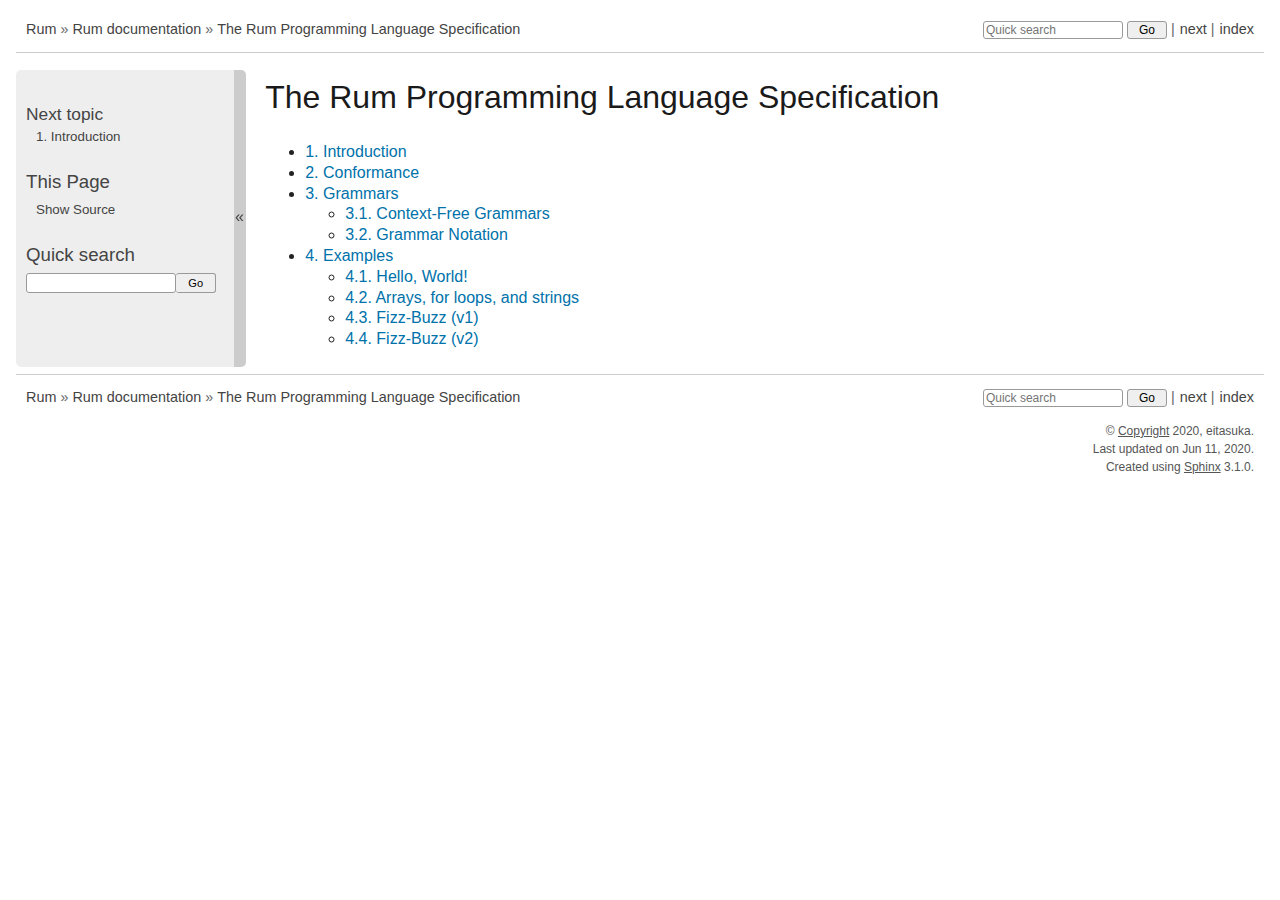
<file: index.html>
<!DOCTYPE html>

<html>
  <head>
    <meta charset="utf-8" />
    <meta name="viewport" content="width=device-width, initial-scale=1.0">
    <title>The Rum Programming Language Specification &#8212; Rum  documentation</title>
    <link rel="stylesheet" href="_static/rumdoctheme.css" type="text/css" />
    <link rel="stylesheet" href="_static/pygments.css" type="text/css" />
    
    <script id="documentation_options" data-url_root="./" src="_static/documentation_options.js"></script>
    <script src="_static/jquery.js"></script>
    <script src="_static/underscore.js"></script>
    <script src="_static/doctools.js"></script>
    <script src="_static/language_data.js"></script>
    
    <script src="_static/sidebar.js"></script>
    
    <link rel="index" title="Index" href="genindex.html" />
    <link rel="search" title="Search" href="search.html" />
    <link rel="copyright" title="Copyright" href="copyright.html" />
    <link rel="next" title="1. Introduction" href="introduction.html" />
    
    
    <script type="text/javascript" src="_static/copybutton.js"></script>
    
     

  </head><body>  
    <div class="related" role="navigation" aria-label="related navigation">
      <h3>Navigation</h3>
      <ul>
        <li class="right" style="margin-right: 10px">
          <a href="genindex.html" title="General Index"
             accesskey="I">index</a></li>
        <li class="right" >
          <a href="introduction.html" title="1. Introduction"
             accesskey="N">next</a> |</li>
    
    <li><a href="https://rum-lang.github.io/">Rum</a> &#187;</li>
    
    <a href="#">Rum  documentation</a> &#187;
    

        <li class="nav-item nav-item-this"><a href="">The Rum Programming Language Specification</a></li>
    <li class="right">
        

    <div class="inline-search" style="display: none" role="search">
        <form class="inline-search" action="search.html" method="get">
          <input placeholder="Quick search" type="text" name="q" />
          <input type="submit" value="Go" />
          <input type="hidden" name="check_keywords" value="yes" />
          <input type="hidden" name="area" value="default" />
        </form>
    </div>
    <script type="text/javascript">$('.inline-search').show(0);</script>
         |
    </li>

      </ul>
    </div>    

    <div class="document">
      <div class="documentwrapper">
        <div class="bodywrapper">
          <div class="body" role="main">
            
  <div class="section" id="the-rum-programming-language-specification">
<h1>The Rum Programming Language Specification<a class="headerlink" href="#the-rum-programming-language-specification" title="Permalink to this headline">¶</a></h1>
<div class="toctree-wrapper compound">
<ul>
<li class="toctree-l1"><a class="reference internal" href="introduction.html">1. Introduction</a></li>
<li class="toctree-l1"><a class="reference internal" href="introduction.html#conformance">2. Conformance</a></li>
<li class="toctree-l1"><a class="reference internal" href="introduction.html#grammars">3. Grammars</a><ul>
<li class="toctree-l2"><a class="reference internal" href="introduction.html#context-free-grammars">3.1. Context-Free Grammars</a></li>
<li class="toctree-l2"><a class="reference internal" href="introduction.html#grammar-notation">3.2. Grammar Notation</a></li>
</ul>
</li>
<li class="toctree-l1"><a class="reference internal" href="examples.html">4. Examples</a><ul>
<li class="toctree-l2"><a class="reference internal" href="examples.html#hello-world">4.1. Hello, World!</a></li>
<li class="toctree-l2"><a class="reference internal" href="examples.html#arrays-for-loops-and-strings">4.2. Arrays, for loops, and strings</a></li>
<li class="toctree-l2"><a class="reference internal" href="examples.html#fizz-buzz-v1">4.3. Fizz-Buzz (v1)</a></li>
<li class="toctree-l2"><a class="reference internal" href="examples.html#fizz-buzz-v2">4.4. Fizz-Buzz (v2)</a></li>
</ul>
</li>
</ul>
</div>
</div>


            <div class="clearer"></div>
          </div>
        </div>
      </div>
      <div class="sphinxsidebar" role="navigation" aria-label="main navigation">
        <div class="sphinxsidebarwrapper">
  <h4>Next topic</h4>
  <p class="topless"><a href="introduction.html"
                        title="next chapter"><span class="section-number">1. </span>Introduction</a></p>
  <div role="note" aria-label="source link">
    <h3>This Page</h3>
    <ul class="this-page-menu">
      <li><a href="_sources/index.rst.txt"
            rel="nofollow">Show Source</a></li>
    </ul>
   </div>
<div id="searchbox" style="display: none" role="search">
  <h3 id="searchlabel">Quick search</h3>
    <div class="searchformwrapper">
    <form class="search" action="search.html" method="get">
      <input type="text" name="q" aria-labelledby="searchlabel" />
      <input type="submit" value="Go" />
    </form>
    </div>
</div>
<script>$('#searchbox').show(0);</script>
        </div>
      </div>
      <div class="clearer"></div>
    </div>  
    <div class="related" role="navigation" aria-label="related navigation">
      <h3>Navigation</h3>
      <ul>
        <li class="right" style="margin-right: 10px">
          <a href="genindex.html" title="General Index"
             >index</a></li>
        <li class="right" >
          <a href="introduction.html" title="1. Introduction"
             >next</a> |</li>
    
    <li><a href="https://rum-lang.github.io/">Rum</a> &#187;</li>
    
    <a href="#">Rum  documentation</a> &#187;
    

        <li class="nav-item nav-item-this"><a href="">The Rum Programming Language Specification</a></li>
    <li class="right">
        

    <div class="inline-search" style="display: none" role="search">
        <form class="inline-search" action="search.html" method="get">
          <input placeholder="Quick search" type="text" name="q" />
          <input type="submit" value="Go" />
          <input type="hidden" name="check_keywords" value="yes" />
          <input type="hidden" name="area" value="default" />
        </form>
    </div>
    <script type="text/javascript">$('.inline-search').show(0);</script>
         |
    </li>

      </ul>
    </div>  
    <div class="footer">
    &copy; <a href="copyright.html">Copyright</a> 2020, eitasuka.
    <br />

    Last updated on Jun 11, 2020.
    
    <br />

    Created using <a href="https://www.sphinx-doc.org/">Sphinx</a> 3.1.0.
    </div>

  </body>
</html>
</file>
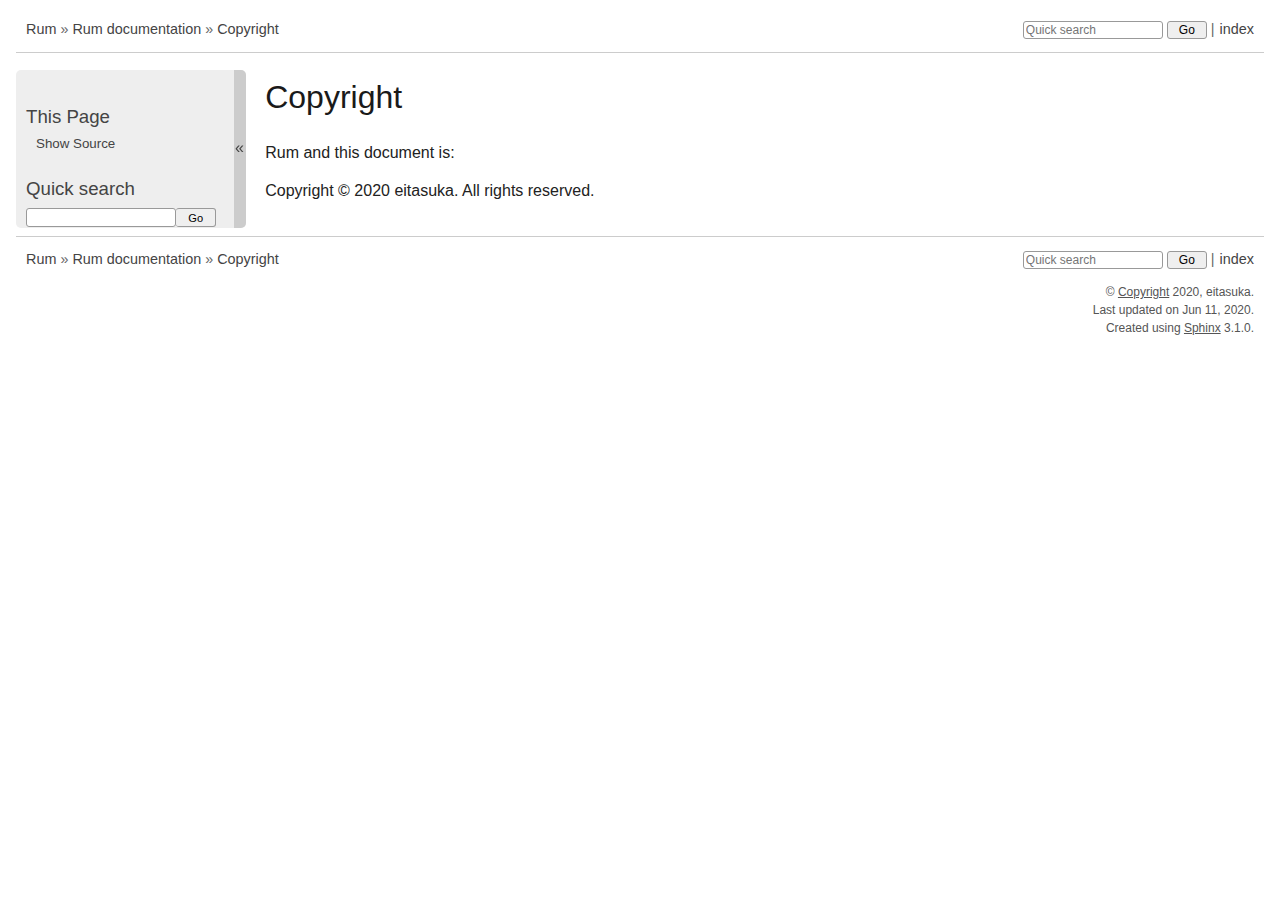
<file: copyright.html>
<!DOCTYPE html>

<html>
  <head>
    <meta charset="utf-8" />
    <meta name="viewport" content="width=device-width, initial-scale=1.0">
    <title>Copyright &#8212; Rum  documentation</title>
    <link rel="stylesheet" href="_static/rumdoctheme.css" type="text/css" />
    <link rel="stylesheet" href="_static/pygments.css" type="text/css" />
    
    <script id="documentation_options" data-url_root="./" src="_static/documentation_options.js"></script>
    <script src="_static/jquery.js"></script>
    <script src="_static/underscore.js"></script>
    <script src="_static/doctools.js"></script>
    <script src="_static/language_data.js"></script>
    
    <script src="_static/sidebar.js"></script>
    
    <link rel="index" title="Index" href="genindex.html" />
    <link rel="search" title="Search" href="search.html" />
    <link rel="copyright" title="Copyright" href="#" />
    
    
    <script type="text/javascript" src="_static/copybutton.js"></script>
    
     

  </head><body>  
    <div class="related" role="navigation" aria-label="related navigation">
      <h3>Navigation</h3>
      <ul>
        <li class="right" style="margin-right: 10px">
          <a href="genindex.html" title="General Index"
             accesskey="I">index</a></li>
    
    <li><a href="https://rum-lang.github.io/">Rum</a> &#187;</li>
    
    <a href="index.html">Rum  documentation</a> &#187;
    

        <li class="nav-item nav-item-this"><a href="">Copyright</a></li>
    <li class="right">
        

    <div class="inline-search" style="display: none" role="search">
        <form class="inline-search" action="search.html" method="get">
          <input placeholder="Quick search" type="text" name="q" />
          <input type="submit" value="Go" />
          <input type="hidden" name="check_keywords" value="yes" />
          <input type="hidden" name="area" value="default" />
        </form>
    </div>
    <script type="text/javascript">$('.inline-search').show(0);</script>
         |
    </li>

      </ul>
    </div>    

    <div class="document">
      <div class="documentwrapper">
        <div class="bodywrapper">
          <div class="body" role="main">
            
  <div class="section" id="copyright">
<h1>Copyright<a class="headerlink" href="#copyright" title="Permalink to this headline">¶</a></h1>
<p>Rum and this document is:</p>
<p>Copyright © 2020 eitasuka. All rights reserved.</p>
</div>


            <div class="clearer"></div>
          </div>
        </div>
      </div>
      <div class="sphinxsidebar" role="navigation" aria-label="main navigation">
        <div class="sphinxsidebarwrapper">
  <div role="note" aria-label="source link">
    <h3>This Page</h3>
    <ul class="this-page-menu">
      <li><a href="_sources/copyright.rst.txt"
            rel="nofollow">Show Source</a></li>
    </ul>
   </div>
<div id="searchbox" style="display: none" role="search">
  <h3 id="searchlabel">Quick search</h3>
    <div class="searchformwrapper">
    <form class="search" action="search.html" method="get">
      <input type="text" name="q" aria-labelledby="searchlabel" />
      <input type="submit" value="Go" />
    </form>
    </div>
</div>
<script>$('#searchbox').show(0);</script>
        </div>
      </div>
      <div class="clearer"></div>
    </div>  
    <div class="related" role="navigation" aria-label="related navigation">
      <h3>Navigation</h3>
      <ul>
        <li class="right" style="margin-right: 10px">
          <a href="genindex.html" title="General Index"
             >index</a></li>
    
    <li><a href="https://rum-lang.github.io/">Rum</a> &#187;</li>
    
    <a href="index.html">Rum  documentation</a> &#187;
    

        <li class="nav-item nav-item-this"><a href="">Copyright</a></li>
    <li class="right">
        

    <div class="inline-search" style="display: none" role="search">
        <form class="inline-search" action="search.html" method="get">
          <input placeholder="Quick search" type="text" name="q" />
          <input type="submit" value="Go" />
          <input type="hidden" name="check_keywords" value="yes" />
          <input type="hidden" name="area" value="default" />
        </form>
    </div>
    <script type="text/javascript">$('.inline-search').show(0);</script>
         |
    </li>

      </ul>
    </div>  
    <div class="footer">
    &copy; <a href="#">Copyright</a> 2020, eitasuka.
    <br />

    Last updated on Jun 11, 2020.
    
    <br />

    Created using <a href="https://www.sphinx-doc.org/">Sphinx</a> 3.1.0.
    </div>

  </body>
</html>
</file>
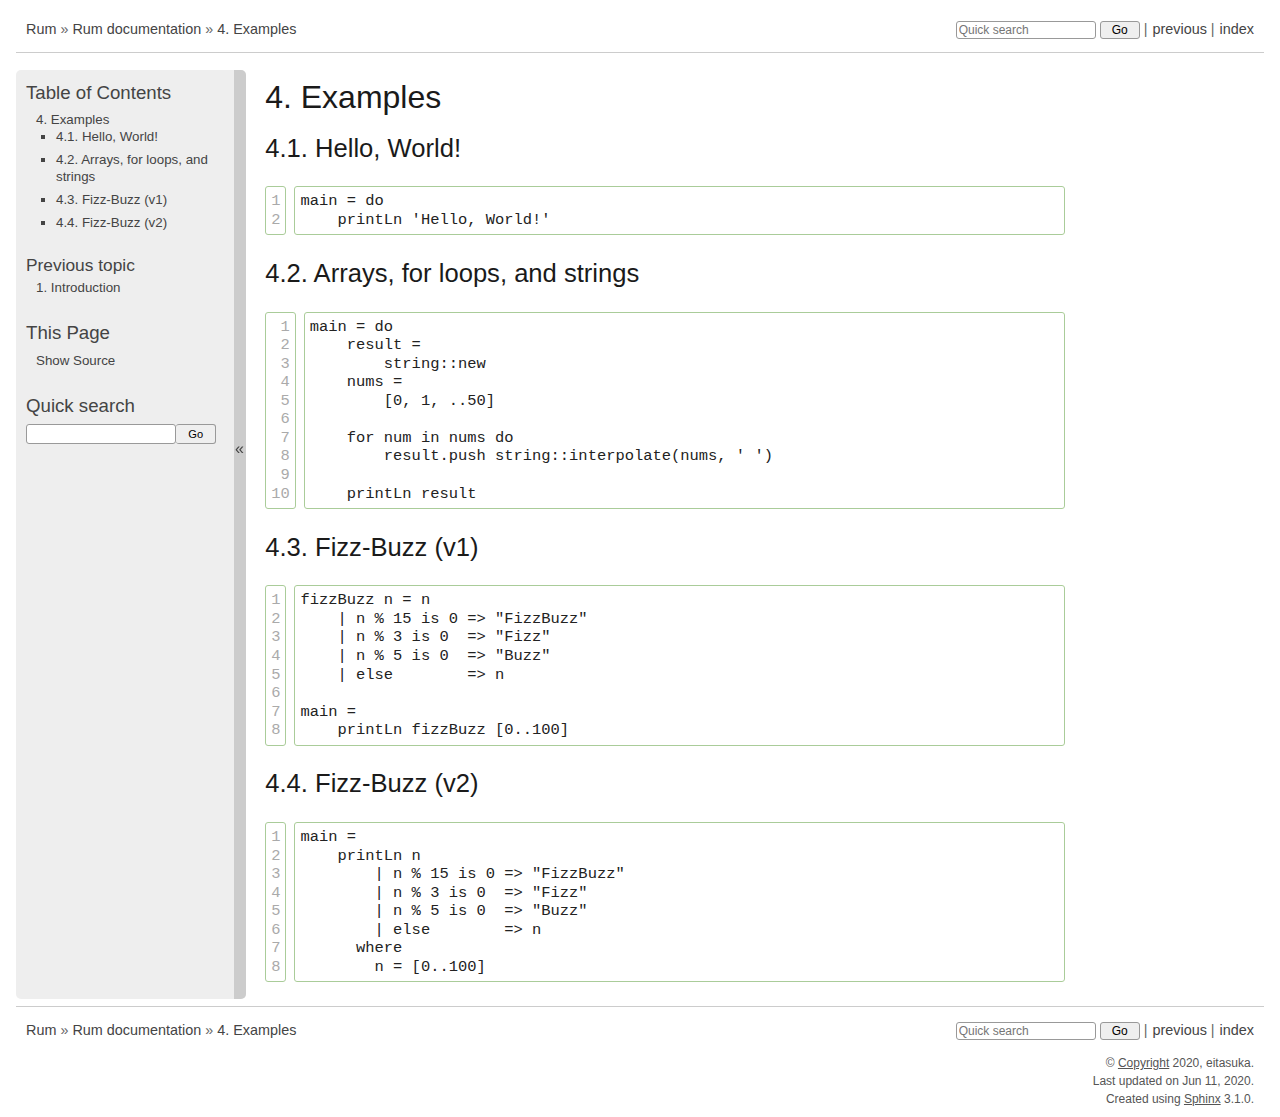
<file: examples.html>
<!DOCTYPE html>

<html>
  <head>
    <meta charset="utf-8" />
    <meta name="viewport" content="width=device-width, initial-scale=1.0">
    <title>4. Examples &#8212; Rum  documentation</title>
    <link rel="stylesheet" href="_static/rumdoctheme.css" type="text/css" />
    <link rel="stylesheet" href="_static/pygments.css" type="text/css" />
    
    <script id="documentation_options" data-url_root="./" src="_static/documentation_options.js"></script>
    <script src="_static/jquery.js"></script>
    <script src="_static/underscore.js"></script>
    <script src="_static/doctools.js"></script>
    <script src="_static/language_data.js"></script>
    
    <script src="_static/sidebar.js"></script>
    
    <link rel="index" title="Index" href="genindex.html" />
    <link rel="search" title="Search" href="search.html" />
    <link rel="copyright" title="Copyright" href="copyright.html" />
    <link rel="prev" title="1. Introduction" href="introduction.html" />
    
    
    <script type="text/javascript" src="_static/copybutton.js"></script>
    
     

  </head><body>  
    <div class="related" role="navigation" aria-label="related navigation">
      <h3>Navigation</h3>
      <ul>
        <li class="right" style="margin-right: 10px">
          <a href="genindex.html" title="General Index"
             accesskey="I">index</a></li>
        <li class="right" >
          <a href="introduction.html" title="1. Introduction"
             accesskey="P">previous</a> |</li>
    
    <li><a href="https://rum-lang.github.io/">Rum</a> &#187;</li>
    
    <a href="index.html">Rum  documentation</a> &#187;
    

        <li class="nav-item nav-item-this"><a href=""><span class="section-number">4. </span>Examples</a></li>
    <li class="right">
        

    <div class="inline-search" style="display: none" role="search">
        <form class="inline-search" action="search.html" method="get">
          <input placeholder="Quick search" type="text" name="q" />
          <input type="submit" value="Go" />
          <input type="hidden" name="check_keywords" value="yes" />
          <input type="hidden" name="area" value="default" />
        </form>
    </div>
    <script type="text/javascript">$('.inline-search').show(0);</script>
         |
    </li>

      </ul>
    </div>    

    <div class="document">
      <div class="documentwrapper">
        <div class="bodywrapper">
          <div class="body" role="main">
            
  <div class="section" id="examples">
<h1><span class="section-number">4. </span>Examples<a class="headerlink" href="#examples" title="Permalink to this headline">¶</a></h1>
<div class="section" id="hello-world">
<h2><span class="section-number">4.1. </span>Hello, World!<a class="headerlink" href="#hello-world" title="Permalink to this headline">¶</a></h2>
<div class="highlight-none notranslate"><table class="highlighttable"><tr><td class="linenos"><div class="linenodiv"><pre>1
2</pre></div></td><td class="code"><div class="highlight"><pre><span></span>main = do
    printLn &#39;Hello, World!&#39;
</pre></div>
</td></tr></table></div>
</div>
<div class="section" id="arrays-for-loops-and-strings">
<h2><span class="section-number">4.2. </span>Arrays, for loops, and strings<a class="headerlink" href="#arrays-for-loops-and-strings" title="Permalink to this headline">¶</a></h2>
<div class="highlight-none notranslate"><table class="highlighttable"><tr><td class="linenos"><div class="linenodiv"><pre> 1
 2
 3
 4
 5
 6
 7
 8
 9
10</pre></div></td><td class="code"><div class="highlight"><pre><span></span>main = do
    result =
        string::new
    nums =
        [0, 1, ..50]

    for num in nums do
        result.push string::interpolate(nums, &#39; &#39;)

    printLn result
</pre></div>
</td></tr></table></div>
</div>
<div class="section" id="fizz-buzz-v1">
<h2><span class="section-number">4.3. </span>Fizz-Buzz (v1)<a class="headerlink" href="#fizz-buzz-v1" title="Permalink to this headline">¶</a></h2>
<div class="highlight-none notranslate"><table class="highlighttable"><tr><td class="linenos"><div class="linenodiv"><pre>1
2
3
4
5
6
7
8</pre></div></td><td class="code"><div class="highlight"><pre><span></span>fizzBuzz n = n
    | n % 15 is 0 =&gt; &quot;FizzBuzz&quot;
    | n % 3 is 0  =&gt; &quot;Fizz&quot;
    | n % 5 is 0  =&gt; &quot;Buzz&quot;
    | else        =&gt; n

main =
    printLn fizzBuzz [0..100]
</pre></div>
</td></tr></table></div>
</div>
<div class="section" id="fizz-buzz-v2">
<h2><span class="section-number">4.4. </span>Fizz-Buzz (v2)<a class="headerlink" href="#fizz-buzz-v2" title="Permalink to this headline">¶</a></h2>
<div class="highlight-none notranslate"><table class="highlighttable"><tr><td class="linenos"><div class="linenodiv"><pre>1
2
3
4
5
6
7
8</pre></div></td><td class="code"><div class="highlight"><pre><span></span>main =
    printLn n
        | n % 15 is 0 =&gt; &quot;FizzBuzz&quot;
        | n % 3 is 0  =&gt; &quot;Fizz&quot;
        | n % 5 is 0  =&gt; &quot;Buzz&quot;
        | else        =&gt; n
      where
        n = [0..100]
</pre></div>
</td></tr></table></div>
</div>
</div>


            <div class="clearer"></div>
          </div>
        </div>
      </div>
      <div class="sphinxsidebar" role="navigation" aria-label="main navigation">
        <div class="sphinxsidebarwrapper">
  <h3><a href="index.html">Table of Contents</a></h3>
  <ul>
<li><a class="reference internal" href="#">4. Examples</a><ul>
<li><a class="reference internal" href="#hello-world">4.1. Hello, World!</a></li>
<li><a class="reference internal" href="#arrays-for-loops-and-strings">4.2. Arrays, for loops, and strings</a></li>
<li><a class="reference internal" href="#fizz-buzz-v1">4.3. Fizz-Buzz (v1)</a></li>
<li><a class="reference internal" href="#fizz-buzz-v2">4.4. Fizz-Buzz (v2)</a></li>
</ul>
</li>
</ul>

  <h4>Previous topic</h4>
  <p class="topless"><a href="introduction.html"
                        title="previous chapter"><span class="section-number">1. </span>Introduction</a></p>
  <div role="note" aria-label="source link">
    <h3>This Page</h3>
    <ul class="this-page-menu">
      <li><a href="_sources/examples.rst.txt"
            rel="nofollow">Show Source</a></li>
    </ul>
   </div>
<div id="searchbox" style="display: none" role="search">
  <h3 id="searchlabel">Quick search</h3>
    <div class="searchformwrapper">
    <form class="search" action="search.html" method="get">
      <input type="text" name="q" aria-labelledby="searchlabel" />
      <input type="submit" value="Go" />
    </form>
    </div>
</div>
<script>$('#searchbox').show(0);</script>
        </div>
      </div>
      <div class="clearer"></div>
    </div>  
    <div class="related" role="navigation" aria-label="related navigation">
      <h3>Navigation</h3>
      <ul>
        <li class="right" style="margin-right: 10px">
          <a href="genindex.html" title="General Index"
             >index</a></li>
        <li class="right" >
          <a href="introduction.html" title="1. Introduction"
             >previous</a> |</li>
    
    <li><a href="https://rum-lang.github.io/">Rum</a> &#187;</li>
    
    <a href="index.html">Rum  documentation</a> &#187;
    

        <li class="nav-item nav-item-this"><a href=""><span class="section-number">4. </span>Examples</a></li>
    <li class="right">
        

    <div class="inline-search" style="display: none" role="search">
        <form class="inline-search" action="search.html" method="get">
          <input placeholder="Quick search" type="text" name="q" />
          <input type="submit" value="Go" />
          <input type="hidden" name="check_keywords" value="yes" />
          <input type="hidden" name="area" value="default" />
        </form>
    </div>
    <script type="text/javascript">$('.inline-search').show(0);</script>
         |
    </li>

      </ul>
    </div>  
    <div class="footer">
    &copy; <a href="copyright.html">Copyright</a> 2020, eitasuka.
    <br />

    Last updated on Jun 11, 2020.
    
    <br />

    Created using <a href="https://www.sphinx-doc.org/">Sphinx</a> 3.1.0.
    </div>

  </body>
</html>
</file>
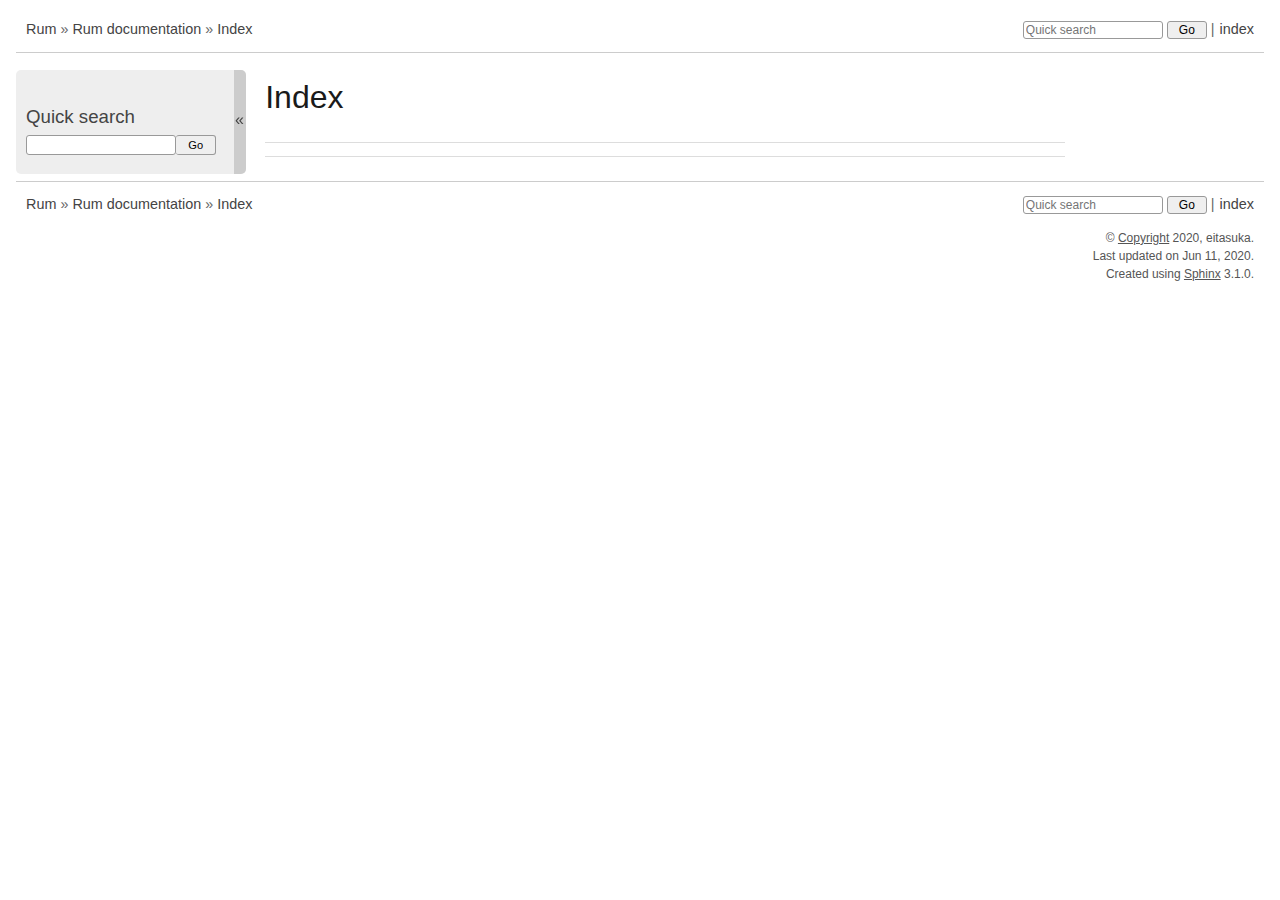
<file: genindex.html>
<!DOCTYPE html>

<html>
  <head>
    <meta charset="utf-8" />
    <meta name="viewport" content="width=device-width, initial-scale=1.0">
    <title>Index &#8212; Rum  documentation</title>
    <link rel="stylesheet" href="_static/rumdoctheme.css" type="text/css" />
    <link rel="stylesheet" href="_static/pygments.css" type="text/css" />
    
    <script id="documentation_options" data-url_root="./" src="_static/documentation_options.js"></script>
    <script src="_static/jquery.js"></script>
    <script src="_static/underscore.js"></script>
    <script src="_static/doctools.js"></script>
    <script src="_static/language_data.js"></script>
    
    <script src="_static/sidebar.js"></script>
    
    <link rel="index" title="Index" href="#" />
    <link rel="search" title="Search" href="search.html" />
    <link rel="copyright" title="Copyright" href="copyright.html" />
    
    
    <script type="text/javascript" src="_static/copybutton.js"></script>
    
     

  </head><body>  
    <div class="related" role="navigation" aria-label="related navigation">
      <h3>Navigation</h3>
      <ul>
        <li class="right" style="margin-right: 10px">
          <a href="#" title="General Index"
             accesskey="I">index</a></li>
    
    <li><a href="https://rum-lang.github.io/">Rum</a> &#187;</li>
    
    <a href="index.html">Rum  documentation</a> &#187;
    

        <li class="nav-item nav-item-this"><a href="">Index</a></li>
    <li class="right">
        

    <div class="inline-search" style="display: none" role="search">
        <form class="inline-search" action="search.html" method="get">
          <input placeholder="Quick search" type="text" name="q" />
          <input type="submit" value="Go" />
          <input type="hidden" name="check_keywords" value="yes" />
          <input type="hidden" name="area" value="default" />
        </form>
    </div>
    <script type="text/javascript">$('.inline-search').show(0);</script>
         |
    </li>

      </ul>
    </div>    

    <div class="document">
      <div class="documentwrapper">
        <div class="bodywrapper">
          <div class="body" role="main">
            

<h1 id="index">Index</h1>

<div class="genindex-jumpbox">
 
</div>


            <div class="clearer"></div>
          </div>
        </div>
      </div>
      <div class="sphinxsidebar" role="navigation" aria-label="main navigation">
        <div class="sphinxsidebarwrapper">
<div id="searchbox" style="display: none" role="search">
  <h3 id="searchlabel">Quick search</h3>
    <div class="searchformwrapper">
    <form class="search" action="search.html" method="get">
      <input type="text" name="q" aria-labelledby="searchlabel" />
      <input type="submit" value="Go" />
    </form>
    </div>
</div>
<script>$('#searchbox').show(0);</script>
        </div>
      </div>
      <div class="clearer"></div>
    </div>  
    <div class="related" role="navigation" aria-label="related navigation">
      <h3>Navigation</h3>
      <ul>
        <li class="right" style="margin-right: 10px">
          <a href="#" title="General Index"
             >index</a></li>
    
    <li><a href="https://rum-lang.github.io/">Rum</a> &#187;</li>
    
    <a href="index.html">Rum  documentation</a> &#187;
    

        <li class="nav-item nav-item-this"><a href="">Index</a></li>
    <li class="right">
        

    <div class="inline-search" style="display: none" role="search">
        <form class="inline-search" action="search.html" method="get">
          <input placeholder="Quick search" type="text" name="q" />
          <input type="submit" value="Go" />
          <input type="hidden" name="check_keywords" value="yes" />
          <input type="hidden" name="area" value="default" />
        </form>
    </div>
    <script type="text/javascript">$('.inline-search').show(0);</script>
         |
    </li>

      </ul>
    </div>  
    <div class="footer">
    &copy; <a href="copyright.html">Copyright</a> 2020, eitasuka.
    <br />

    Last updated on Jun 11, 2020.
    
    <br />

    Created using <a href="https://www.sphinx-doc.org/">Sphinx</a> 3.1.0.
    </div>

  </body>
</html>
</file>
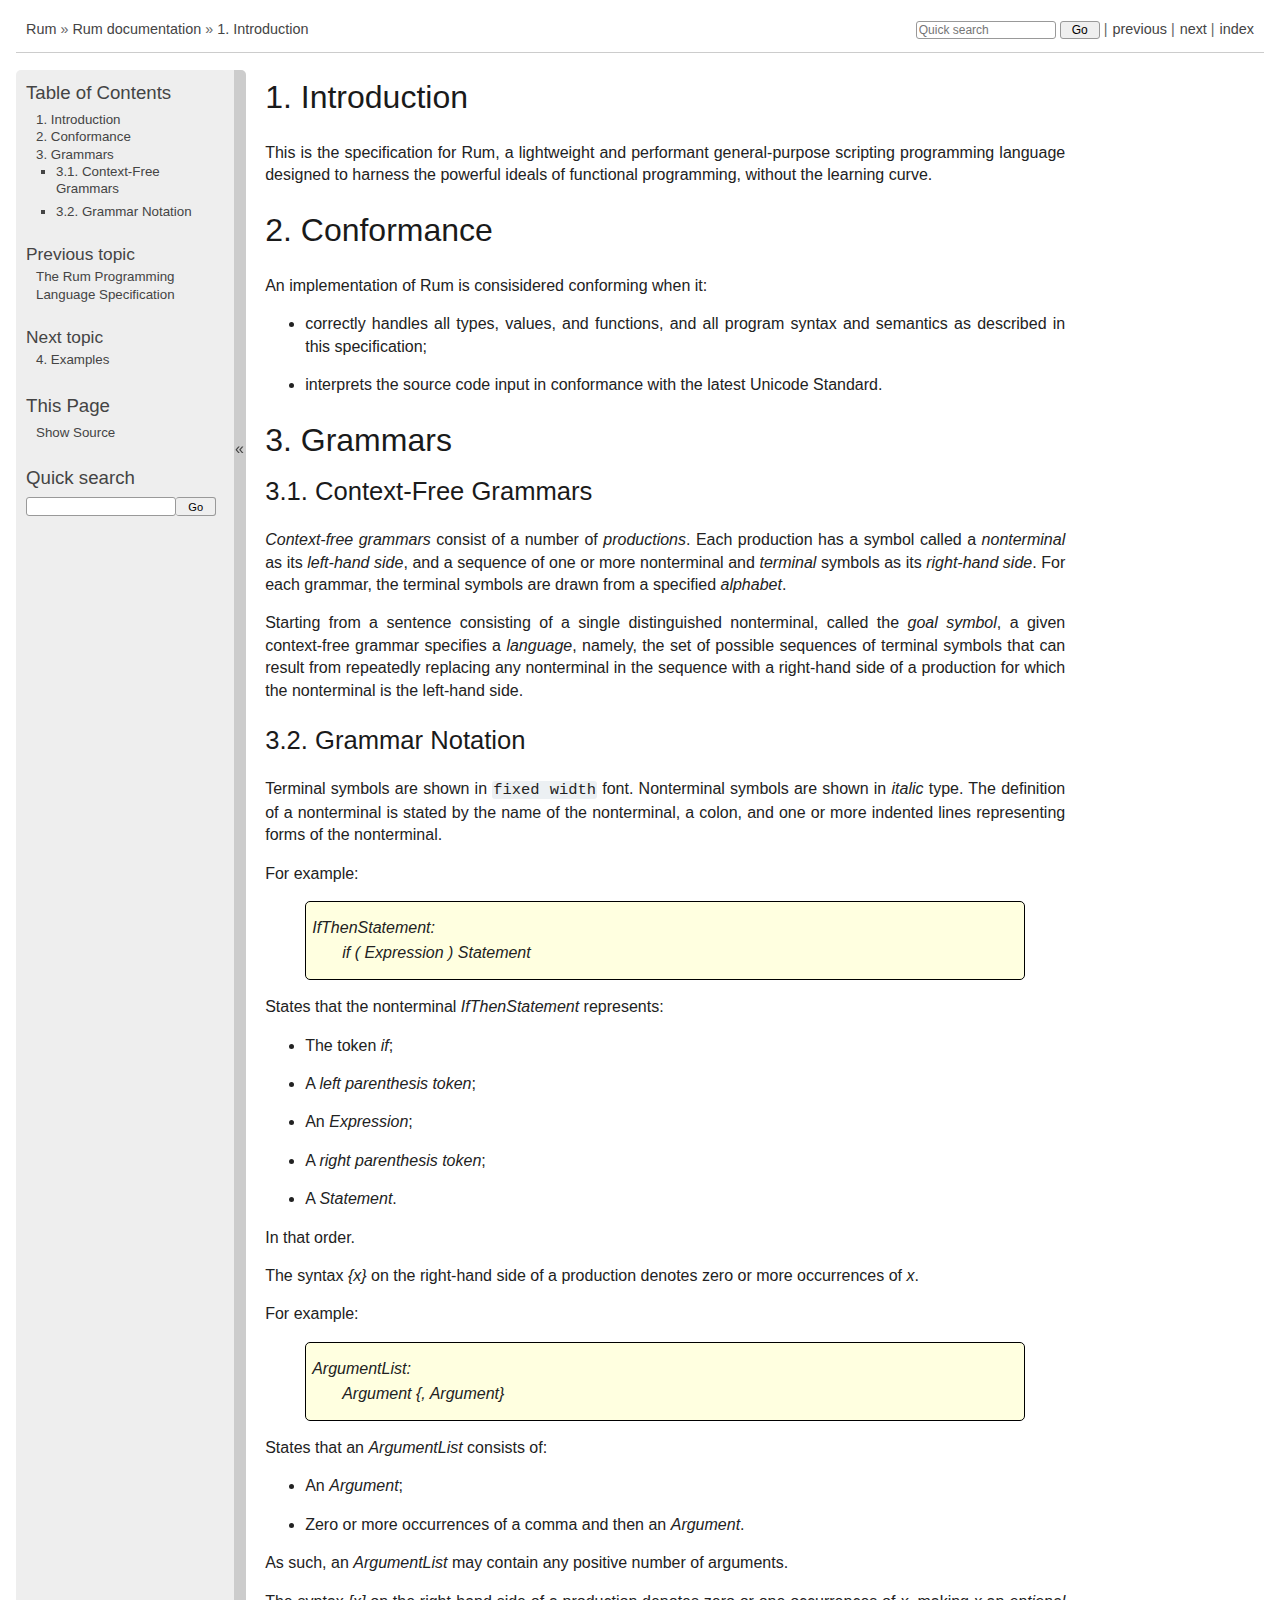
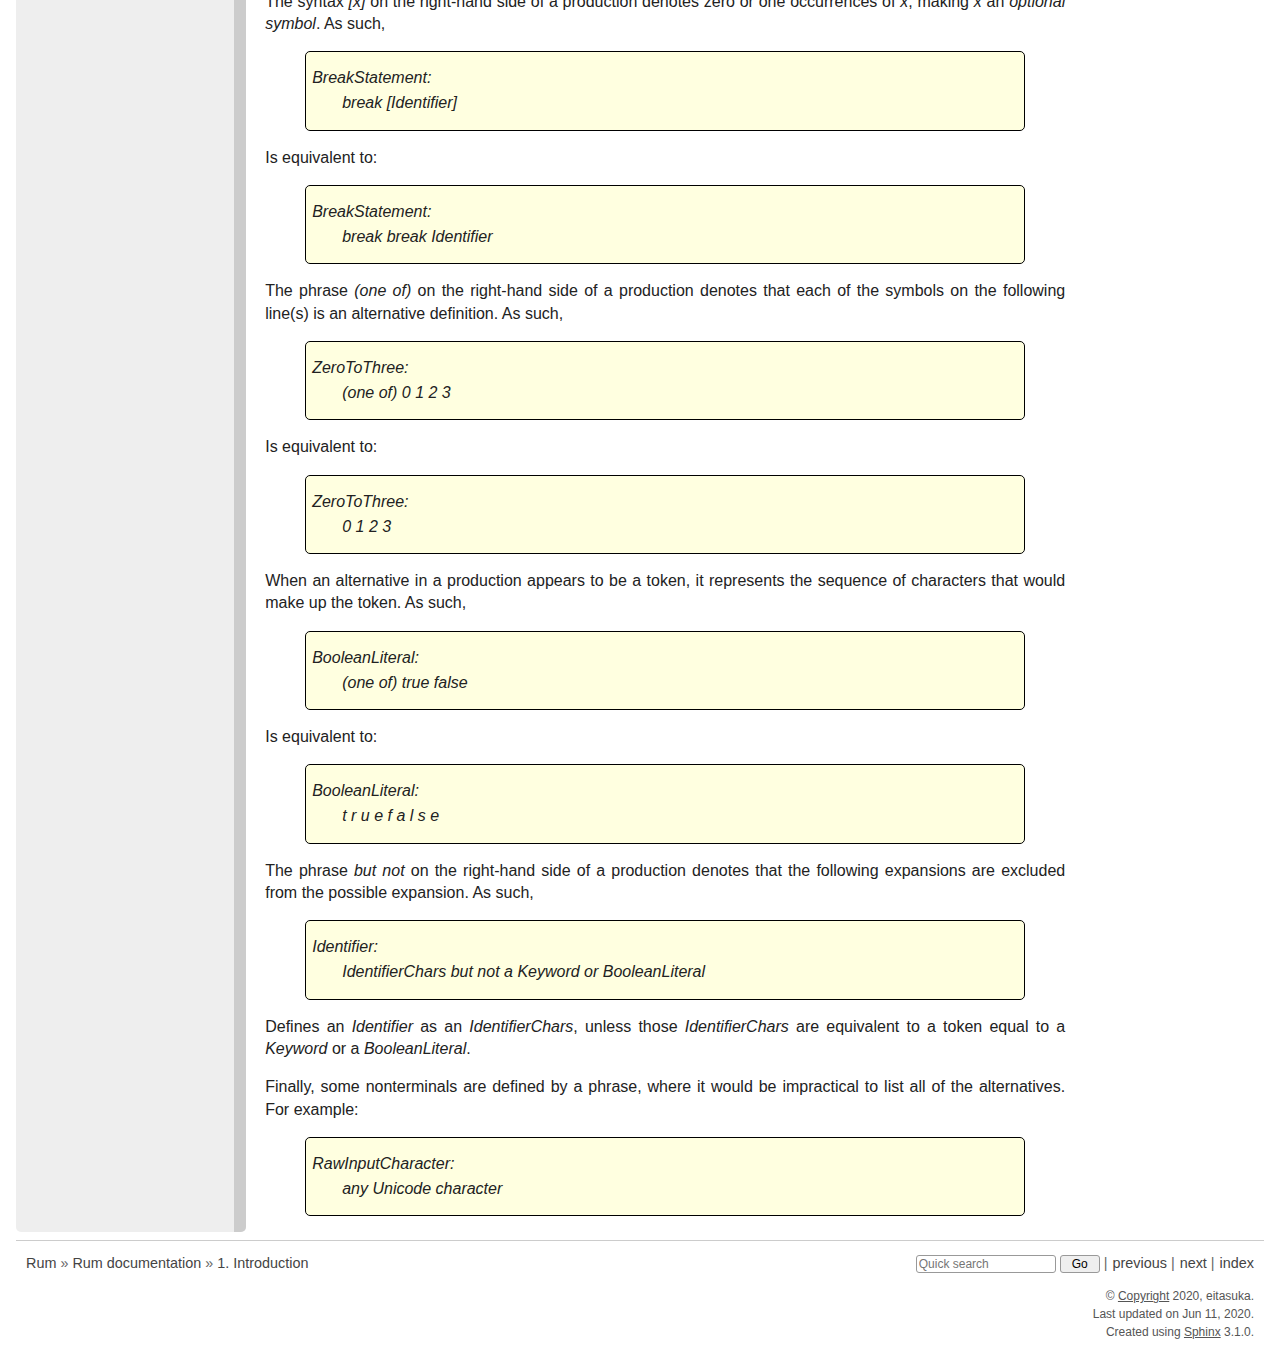
<file: introduction.html>
<!DOCTYPE html>

<html>
  <head>
    <meta charset="utf-8" />
    <meta name="viewport" content="width=device-width, initial-scale=1.0">
    <title>1. Introduction &#8212; Rum  documentation</title>
    <link rel="stylesheet" href="_static/rumdoctheme.css" type="text/css" />
    <link rel="stylesheet" href="_static/pygments.css" type="text/css" />
    
    <script id="documentation_options" data-url_root="./" src="_static/documentation_options.js"></script>
    <script src="_static/jquery.js"></script>
    <script src="_static/underscore.js"></script>
    <script src="_static/doctools.js"></script>
    <script src="_static/language_data.js"></script>
    
    <script src="_static/sidebar.js"></script>
    
    <link rel="index" title="Index" href="genindex.html" />
    <link rel="search" title="Search" href="search.html" />
    <link rel="copyright" title="Copyright" href="copyright.html" />
    <link rel="next" title="4. Examples" href="examples.html" />
    <link rel="prev" title="The Rum Programming Language Specification" href="index.html" />
    
    
    <script type="text/javascript" src="_static/copybutton.js"></script>
    
     

  </head><body>  
    <div class="related" role="navigation" aria-label="related navigation">
      <h3>Navigation</h3>
      <ul>
        <li class="right" style="margin-right: 10px">
          <a href="genindex.html" title="General Index"
             accesskey="I">index</a></li>
        <li class="right" >
          <a href="examples.html" title="4. Examples"
             accesskey="N">next</a> |</li>
        <li class="right" >
          <a href="index.html" title="The Rum Programming Language Specification"
             accesskey="P">previous</a> |</li>
    
    <li><a href="https://rum-lang.github.io/">Rum</a> &#187;</li>
    
    <a href="index.html">Rum  documentation</a> &#187;
    

        <li class="nav-item nav-item-this"><a href=""><span class="section-number">1. </span>Introduction</a></li>
    <li class="right">
        

    <div class="inline-search" style="display: none" role="search">
        <form class="inline-search" action="search.html" method="get">
          <input placeholder="Quick search" type="text" name="q" />
          <input type="submit" value="Go" />
          <input type="hidden" name="check_keywords" value="yes" />
          <input type="hidden" name="area" value="default" />
        </form>
    </div>
    <script type="text/javascript">$('.inline-search').show(0);</script>
         |
    </li>

      </ul>
    </div>    

    <div class="document">
      <div class="documentwrapper">
        <div class="bodywrapper">
          <div class="body" role="main">
            
  <div class="section" id="introduction">
<h1><span class="section-number">1. </span>Introduction<a class="headerlink" href="#introduction" title="Permalink to this headline">¶</a></h1>
<p>This is the specification for Rum, a lightweight and performant general-purpose scripting programming language designed to
harness the powerful ideals of functional programming, without the learning curve.</p>
</div>
<div class="section" id="conformance">
<h1><span class="section-number">2. </span>Conformance<a class="headerlink" href="#conformance" title="Permalink to this headline">¶</a></h1>
<p>An implementation of Rum is consisidered conforming when it:</p>
<ul class="simple">
<li><p>correctly handles all types, values, and functions, and all program syntax and semantics as described in this specification;</p></li>
<li><p>interprets the source code input in conformance with the latest Unicode Standard.</p></li>
</ul>
</div>
<div class="section" id="grammars">
<h1><span class="section-number">3. </span>Grammars<a class="headerlink" href="#grammars" title="Permalink to this headline">¶</a></h1>
<div class="section" id="context-free-grammars">
<h2><span class="section-number">3.1. </span>Context-Free Grammars<a class="headerlink" href="#context-free-grammars" title="Permalink to this headline">¶</a></h2>
<p><em>Context-free grammars</em> consist of a number of <em>productions</em>. Each production has a symbol called a <em>nonterminal</em> as its <em>left-hand side</em>,
and a sequence of one or more nonterminal and <em>terminal</em> symbols as its <em>right-hand side</em>. For each grammar, the terminal symbols are
drawn from a specified <em>alphabet</em>.</p>
<p>Starting from a sentence consisting of a single distinguished nonterminal, called the <em>goal symbol</em>, a given context-free grammar specifies
a <em>language</em>, namely, the set of possible sequences of terminal symbols that can result from repeatedly replacing any nonterminal in the sequence
with a right-hand side of a production for which the nonterminal is the left-hand side.</p>
</div>
<div class="section" id="grammar-notation">
<h2><span class="section-number">3.2. </span>Grammar Notation<a class="headerlink" href="#grammar-notation" title="Permalink to this headline">¶</a></h2>
<p>Terminal symbols are shown in <code class="code docutils literal notranslate"><span class="pre">fixed</span> <span class="pre">width</span></code> font. Nonterminal symbols are shown in <em>italic</em> type.
The definition of a nonterminal is stated by the name of the nonterminal, a colon, and one or more indented
lines representing forms of the nonterminal.</p>
<p>For example:</p>
<blockquote>
<div><dl class="simple">
<dt><em>IfThenStatement:</em></dt><dd><p><em>if ( Expression ) Statement</em></p>
</dd>
</dl>
</div></blockquote>
<p>States that the nonterminal <em>IfThenStatement</em> represents:</p>
<ul class="simple">
<li><p>The token <em>if</em>;</p></li>
<li><p>A <em>left parenthesis token</em>;</p></li>
<li><p>An <em>Expression</em>;</p></li>
<li><p>A <em>right parenthesis token</em>;</p></li>
<li><p>A <em>Statement</em>.</p></li>
</ul>
<p>In that order.</p>
<p>The syntax <em>{x}</em> on the right-hand side of a production denotes zero or more occurrences of <em>x</em>.</p>
<p>For example:</p>
<blockquote>
<div><dl class="simple">
<dt><em>ArgumentList:</em></dt><dd><p><em>Argument {, Argument}</em></p>
</dd>
</dl>
</div></blockquote>
<p>States that an <em>ArgumentList</em> consists of:</p>
<ul class="simple">
<li><p>An <em>Argument</em>;</p></li>
<li><p>Zero or more occurrences of a comma and then an <em>Argument</em>.</p></li>
</ul>
<p>As such, an <em>ArgumentList</em> may contain any positive number of arguments.</p>
<p>The syntax <em>[x]</em> on the right-hand side of a production denotes zero or one occurrences of <em>x</em>,
making <em>x</em> an <em>optional symbol</em>. As such,</p>
<blockquote>
<div><dl class="simple">
<dt><em>BreakStatement:</em></dt><dd><p><em>break [Identifier]</em></p>
</dd>
</dl>
</div></blockquote>
<p>Is equivalent to:</p>
<blockquote>
<div><dl class="simple">
<dt><em>BreakStatement:</em></dt><dd><p><em>break</em>
<em>break Identifier</em></p>
</dd>
</dl>
</div></blockquote>
<p>The phrase <em>(one of)</em> on the right-hand side of a production denotes that each of the symbols on
the following line(s) is an alternative definition. As such,</p>
<blockquote>
<div><dl class="simple">
<dt><em>ZeroToThree:</em></dt><dd><p><em>(one of)</em>
<em>0 1 2 3</em></p>
</dd>
</dl>
</div></blockquote>
<p>Is equivalent to:</p>
<blockquote>
<div><dl class="simple">
<dt><em>ZeroToThree:</em></dt><dd><p><em>0
1
2
3</em></p>
</dd>
</dl>
</div></blockquote>
<p>When an alternative in a production appears to be a token, it represents the sequence of characters
that would make up the token. As such,</p>
<blockquote>
<div><dl class="simple">
<dt><em>BooleanLiteral:</em></dt><dd><p><em>(one of)</em>
<em>true false</em></p>
</dd>
</dl>
</div></blockquote>
<p>Is equivalent to:</p>
<blockquote>
<div><dl class="simple">
<dt><em>BooleanLiteral:</em></dt><dd><p><em>t r u e
f a l s e</em></p>
</dd>
</dl>
</div></blockquote>
<p>The phrase <em>but not</em> on the right-hand side of a production denotes that the following expansions
are excluded from the possible expansion. As such,</p>
<blockquote>
<div><dl class="simple">
<dt><em>Identifier:</em></dt><dd><p><em>IdentifierChars but not a Keyword or BooleanLiteral</em></p>
</dd>
</dl>
</div></blockquote>
<p>Defines an <em>Identifier</em> as an <em>IdentifierChars</em>, unless those <em>IdentifierChars</em> are equivalent to
a token equal to a <em>Keyword</em> or a <em>BooleanLiteral</em>.</p>
<p>Finally, some nonterminals are defined by a phrase, where it would be impractical to list all of the alternatives.
For example:</p>
<blockquote>
<div><dl class="simple">
<dt><em>RawInputCharacter:</em></dt><dd><p><em>any Unicode character</em></p>
</dd>
</dl>
</div></blockquote>
</div>
</div>


            <div class="clearer"></div>
          </div>
        </div>
      </div>
      <div class="sphinxsidebar" role="navigation" aria-label="main navigation">
        <div class="sphinxsidebarwrapper">
  <h3><a href="index.html">Table of Contents</a></h3>
  <ul>
<li><a class="reference internal" href="#">1. Introduction</a></li>
<li><a class="reference internal" href="#conformance">2. Conformance</a></li>
<li><a class="reference internal" href="#grammars">3. Grammars</a><ul>
<li><a class="reference internal" href="#context-free-grammars">3.1. Context-Free Grammars</a></li>
<li><a class="reference internal" href="#grammar-notation">3.2. Grammar Notation</a></li>
</ul>
</li>
</ul>

  <h4>Previous topic</h4>
  <p class="topless"><a href="index.html"
                        title="previous chapter">The Rum Programming Language Specification</a></p>
  <h4>Next topic</h4>
  <p class="topless"><a href="examples.html"
                        title="next chapter"><span class="section-number">4. </span>Examples</a></p>
  <div role="note" aria-label="source link">
    <h3>This Page</h3>
    <ul class="this-page-menu">
      <li><a href="_sources/introduction.rst.txt"
            rel="nofollow">Show Source</a></li>
    </ul>
   </div>
<div id="searchbox" style="display: none" role="search">
  <h3 id="searchlabel">Quick search</h3>
    <div class="searchformwrapper">
    <form class="search" action="search.html" method="get">
      <input type="text" name="q" aria-labelledby="searchlabel" />
      <input type="submit" value="Go" />
    </form>
    </div>
</div>
<script>$('#searchbox').show(0);</script>
        </div>
      </div>
      <div class="clearer"></div>
    </div>  
    <div class="related" role="navigation" aria-label="related navigation">
      <h3>Navigation</h3>
      <ul>
        <li class="right" style="margin-right: 10px">
          <a href="genindex.html" title="General Index"
             >index</a></li>
        <li class="right" >
          <a href="examples.html" title="4. Examples"
             >next</a> |</li>
        <li class="right" >
          <a href="index.html" title="The Rum Programming Language Specification"
             >previous</a> |</li>
    
    <li><a href="https://rum-lang.github.io/">Rum</a> &#187;</li>
    
    <a href="index.html">Rum  documentation</a> &#187;
    

        <li class="nav-item nav-item-this"><a href=""><span class="section-number">1. </span>Introduction</a></li>
    <li class="right">
        

    <div class="inline-search" style="display: none" role="search">
        <form class="inline-search" action="search.html" method="get">
          <input placeholder="Quick search" type="text" name="q" />
          <input type="submit" value="Go" />
          <input type="hidden" name="check_keywords" value="yes" />
          <input type="hidden" name="area" value="default" />
        </form>
    </div>
    <script type="text/javascript">$('.inline-search').show(0);</script>
         |
    </li>

      </ul>
    </div>  
    <div class="footer">
    &copy; <a href="copyright.html">Copyright</a> 2020, eitasuka.
    <br />

    Last updated on Jun 11, 2020.
    
    <br />

    Created using <a href="https://www.sphinx-doc.org/">Sphinx</a> 3.1.0.
    </div>

  </body>
</html>
</file>
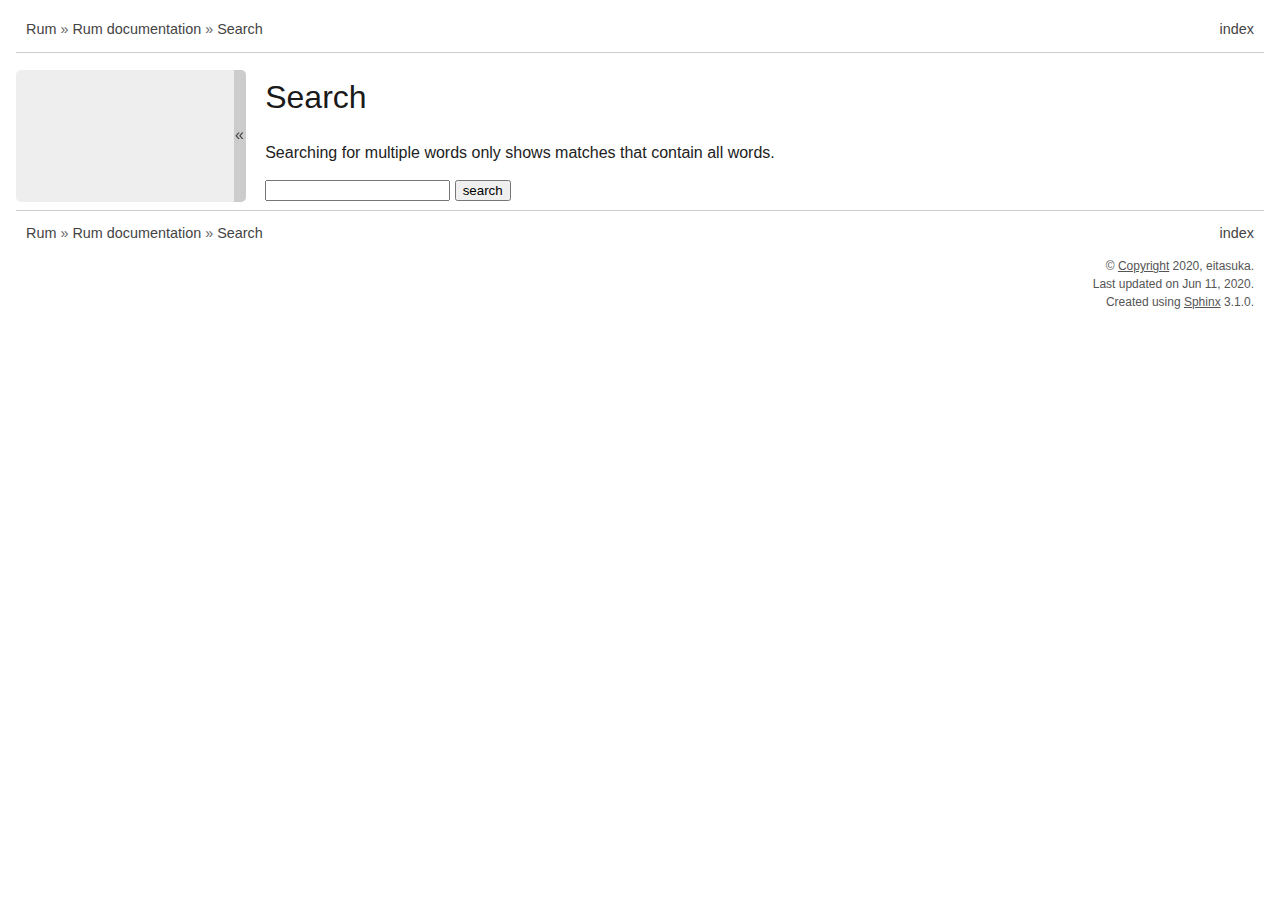
<file: search.html>
<!DOCTYPE html>

<html>
  <head>
    <meta charset="utf-8" />
    <meta name="viewport" content="width=device-width, initial-scale=1.0">
    <title>Search &#8212; Rum  documentation</title>
    <link rel="stylesheet" href="_static/rumdoctheme.css" type="text/css" />
    <link rel="stylesheet" href="_static/pygments.css" type="text/css" />
    
    
    <script id="documentation_options" data-url_root="./" src="_static/documentation_options.js"></script>
    <script src="_static/jquery.js"></script>
    <script src="_static/underscore.js"></script>
    <script src="_static/doctools.js"></script>
    <script src="_static/language_data.js"></script>
    
    <script src="_static/sidebar.js"></script>
    
    <script src="_static/searchtools.js"></script>
    <link rel="index" title="Index" href="genindex.html" />
    <link rel="search" title="Search" href="#" />
    <link rel="copyright" title="Copyright" href="copyright.html" />
  <script src="searchindex.js" defer></script>
  
    
    
    <script type="text/javascript" src="_static/copybutton.js"></script>
    
     


  </head><body>  
    <div class="related" role="navigation" aria-label="related navigation">
      <h3>Navigation</h3>
      <ul>
        <li class="right" style="margin-right: 10px">
          <a href="genindex.html" title="General Index"
             accesskey="I">index</a></li>
    
    <li><a href="https://rum-lang.github.io/">Rum</a> &#187;</li>
    
    <a href="index.html">Rum  documentation</a> &#187;
    

        <li class="nav-item nav-item-this"><a href="">Search</a></li>

      </ul>
    </div>    

    <div class="document">
      <div class="documentwrapper">
        <div class="bodywrapper">
          <div class="body" role="main">
            
  <h1 id="search-documentation">Search</h1>
  <div id="fallback" class="admonition warning">
  <script>$('#fallback').hide();</script>
  <p>
    Please activate JavaScript to enable the search
    functionality.
  </p>
  </div>
  <p>
    Searching for multiple words only shows matches that contain
    all words.
  </p>
  <form action="" method="get">
    <input type="text" name="q" aria-labelledby="search-documentation" value="" />
    <input type="submit" value="search" />
    <span id="search-progress" style="padding-left: 10px"></span>
  </form>
  
  <div id="search-results">
  
  </div>

            <div class="clearer"></div>
          </div>
        </div>
      </div>
      <div class="sphinxsidebar" role="navigation" aria-label="main navigation">
        <div class="sphinxsidebarwrapper">
        </div>
      </div>
      <div class="clearer"></div>
    </div>  
    <div class="related" role="navigation" aria-label="related navigation">
      <h3>Navigation</h3>
      <ul>
        <li class="right" style="margin-right: 10px">
          <a href="genindex.html" title="General Index"
             >index</a></li>
    
    <li><a href="https://rum-lang.github.io/">Rum</a> &#187;</li>
    
    <a href="index.html">Rum  documentation</a> &#187;
    

        <li class="nav-item nav-item-this"><a href="">Search</a></li>

      </ul>
    </div>  
    <div class="footer">
    &copy; <a href="copyright.html">Copyright</a> 2020, eitasuka.
    <br />

    Last updated on Jun 11, 2020.
    
    <br />

    Created using <a href="https://www.sphinx-doc.org/">Sphinx</a> 3.1.0.
    </div>

  </body>
</html>
</file>
<file: _static/rumdoctheme.css>
@import url("default.css");

body {
    background-color: white;
    margin-left: 1em;
    margin-right: 1em;
}

div.related {
    margin-bottom: 1.2em;
    padding: 0.5em 0;
    border-top: 1px solid #ccc;
    margin-top: 0.5em;
}

div.related a:hover {
    color: #0095C4;
}

div.related:first-child {
    border-top: 0;
    border-bottom: 1px solid #ccc;
}

.inline-search {
    display: inline;
}
form.inline-search input {
    display: inline;
}
form.inline-search input[type="submit"] {
    width: 40px;
}

div.sphinxsidebar {
    background-color: #eeeeee;
    border-radius: 5px;
    line-height: 130%;
    font-size: smaller;
}

div.sphinxsidebar h3, div.sphinxsidebar h4 {
    margin-top: 1.5em;
}

div.sphinxsidebarwrapper > h3:first-child {
    margin-top: 0.2em;
}

div.sphinxsidebarwrapper > ul > li > ul > li {
    margin-bottom: 0.4em;
}

div.sphinxsidebar a:hover {
    color: #0095C4;
}

form.inline-search input,
div.sphinxsidebar input {
    font-family: 'Lucida Grande',Arial,sans-serif;
    border: 1px solid #999999;
    font-size: smaller;
    border-radius: 3px;
}

div.sphinxsidebar input[type=text] {
    max-width: 150px;
}

div.body {
    padding: 0 0 0 1.2em;
}

div.body p {
    line-height: 140%;
}

div.body h1, div.body h2, div.body h3, div.body h4, div.body h5, div.body h6 {
    margin: 0;
    border: 0;
    padding: 0.3em 0;
}

div.body hr {
    border: 0;
    background-color: #ccc;
    height: 1px;
}

div.body pre {
    border-radius: 3px;
    border: 1px solid #ac9;
}

div.body div.admonition, div.body div.impl-detail {
    border-radius: 3px;
}

div.body div.impl-detail > p {
    margin: 0;
}

div.body div.seealso {
    border: 1px solid #dddd66;
}

div.body a {
    color: #0072aa;
}

div.body a:visited {
    color: #6363bb;
}

div.body a:hover {
    color: #00B0E4;
}

tt, code, pre {
    font-family: monospace, sans-serif;
    font-size: 96.5%;
}

div.body tt, div.body code {
    border-radius: 3px;
}

div.body tt.descname, div.body code.descname {
    font-size: 120%;
}

div.body tt.xref, div.body a tt, div.body code.xref, div.body a code {
    font-weight: normal;
}

table.docutils {
    border: 1px solid #ddd;
    min-width: 20%;
    border-radius: 3px;
    margin-top: 10px;
    margin-bottom: 10px;
}

table.docutils td, table.docutils th {
    border: 1px solid #ddd !important;
    border-radius: 3px;
}

table p, table li {
    text-align: left !important;
}

table.docutils th {
    background-color: #eee;
    padding: 0.3em 0.5em;
}

table.docutils td {
    background-color: white;
    padding: 0.3em 0.5em;
}

table.footnote, table.footnote td {
    border: 0 !important;
}

div.footer {
    line-height: 150%;
    margin-top: -2em;
    text-align: right;
    width: auto;
    margin-right: 10px;
}

div.footer a:hover {
    color: #0095C4;
}

.refcount {
    color: #060;
}

.stableabi {
    color: #229;
}

.highlight {
    background: none !important;
}

dl > dt span ~ em {
    font-family: monospace, sans-serif;
}

blockquote {
    padding-left: 6px;
    padding-right: 6px;
    border: 1px solid black;
    background-color: lightyellow;
    border-radius: 5px;
}
</file>
<file: _static/pygments.css>
.highlight .hll { background-color: #ffffcc }
.highlight  { background: #eeffcc; }
.highlight .c { color: #408090; font-style: italic } /* Comment */
.highlight .err { border: 1px solid #FF0000 } /* Error */
.highlight .k { color: #007020; font-weight: bold } /* Keyword */
.highlight .o { color: #666666 } /* Operator */
.highlight .ch { color: #408090; font-style: italic } /* Comment.Hashbang */
.highlight .cm { color: #408090; font-style: italic } /* Comment.Multiline */
.highlight .cp { color: #007020 } /* Comment.Preproc */
.highlight .cpf { color: #408090; font-style: italic } /* Comment.PreprocFile */
.highlight .c1 { color: #408090; font-style: italic } /* Comment.Single */
.highlight .cs { color: #408090; background-color: #fff0f0 } /* Comment.Special */
.highlight .gd { color: #A00000 } /* Generic.Deleted */
.highlight .ge { font-style: italic } /* Generic.Emph */
.highlight .gr { color: #FF0000 } /* Generic.Error */
.highlight .gh { color: #000080; font-weight: bold } /* Generic.Heading */
.highlight .gi { color: #00A000 } /* Generic.Inserted */
.highlight .go { color: #333333 } /* Generic.Output */
.highlight .gp { color: #c65d09; font-weight: bold } /* Generic.Prompt */
.highlight .gs { font-weight: bold } /* Generic.Strong */
.highlight .gu { color: #800080; font-weight: bold } /* Generic.Subheading */
.highlight .gt { color: #0044DD } /* Generic.Traceback */
.highlight .kc { color: #007020; font-weight: bold } /* Keyword.Constant */
.highlight .kd { color: #007020; font-weight: bold } /* Keyword.Declaration */
.highlight .kn { color: #007020; font-weight: bold } /* Keyword.Namespace */
.highlight .kp { color: #007020 } /* Keyword.Pseudo */
.highlight .kr { color: #007020; font-weight: bold } /* Keyword.Reserved */
.highlight .kt { color: #902000 } /* Keyword.Type */
.highlight .m { color: #208050 } /* Literal.Number */
.highlight .s { color: #4070a0 } /* Literal.String */
.highlight .na { color: #4070a0 } /* Name.Attribute */
.highlight .nb { color: #007020 } /* Name.Builtin */
.highlight .nc { color: #0e84b5; font-weight: bold } /* Name.Class */
.highlight .no { color: #60add5 } /* Name.Constant */
.highlight .nd { color: #555555; font-weight: bold } /* Name.Decorator */
.highlight .ni { color: #d55537; font-weight: bold } /* Name.Entity */
.highlight .ne { color: #007020 } /* Name.Exception */
.highlight .nf { color: #06287e } /* Name.Function */
.highlight .nl { color: #002070; font-weight: bold } /* Name.Label */
.highlight .nn { color: #0e84b5; font-weight: bold } /* Name.Namespace */
.highlight .nt { color: #062873; font-weight: bold } /* Name.Tag */
.highlight .nv { color: #bb60d5 } /* Name.Variable */
.highlight .ow { color: #007020; font-weight: bold } /* Operator.Word */
.highlight .w { color: #bbbbbb } /* Text.Whitespace */
.highlight .mb { color: #208050 } /* Literal.Number.Bin */
.highlight .mf { color: #208050 } /* Literal.Number.Float */
.highlight .mh { color: #208050 } /* Literal.Number.Hex */
.highlight .mi { color: #208050 } /* Literal.Number.Integer */
.highlight .mo { color: #208050 } /* Literal.Number.Oct */
.highlight .sa { color: #4070a0 } /* Literal.String.Affix */
.highlight .sb { color: #4070a0 } /* Literal.String.Backtick */
.highlight .sc { color: #4070a0 } /* Literal.String.Char */
.highlight .dl { color: #4070a0 } /* Literal.String.Delimiter */
.highlight .sd { color: #4070a0; font-style: italic } /* Literal.String.Doc */
.highlight .s2 { color: #4070a0 } /* Literal.String.Double */
.highlight .se { color: #4070a0; font-weight: bold } /* Literal.String.Escape */
.highlight .sh { color: #4070a0 } /* Literal.String.Heredoc */
.highlight .si { color: #70a0d0; font-style: italic } /* Literal.String.Interpol */
.highlight .sx { color: #c65d09 } /* Literal.String.Other */
.highlight .sr { color: #235388 } /* Literal.String.Regex */
.highlight .s1 { color: #4070a0 } /* Literal.String.Single */
.highlight .ss { color: #517918 } /* Literal.String.Symbol */
.highlight .bp { color: #007020 } /* Name.Builtin.Pseudo */
.highlight .fm { color: #06287e } /* Name.Function.Magic */
.highlight .vc { color: #bb60d5 } /* Name.Variable.Class */
.highlight .vg { color: #bb60d5 } /* Name.Variable.Global */
.highlight .vi { color: #bb60d5 } /* Name.Variable.Instance */
.highlight .vm { color: #bb60d5 } /* Name.Variable.Magic */
.highlight .il { color: #208050 } /* Literal.Number.Integer.Long */
</file>
